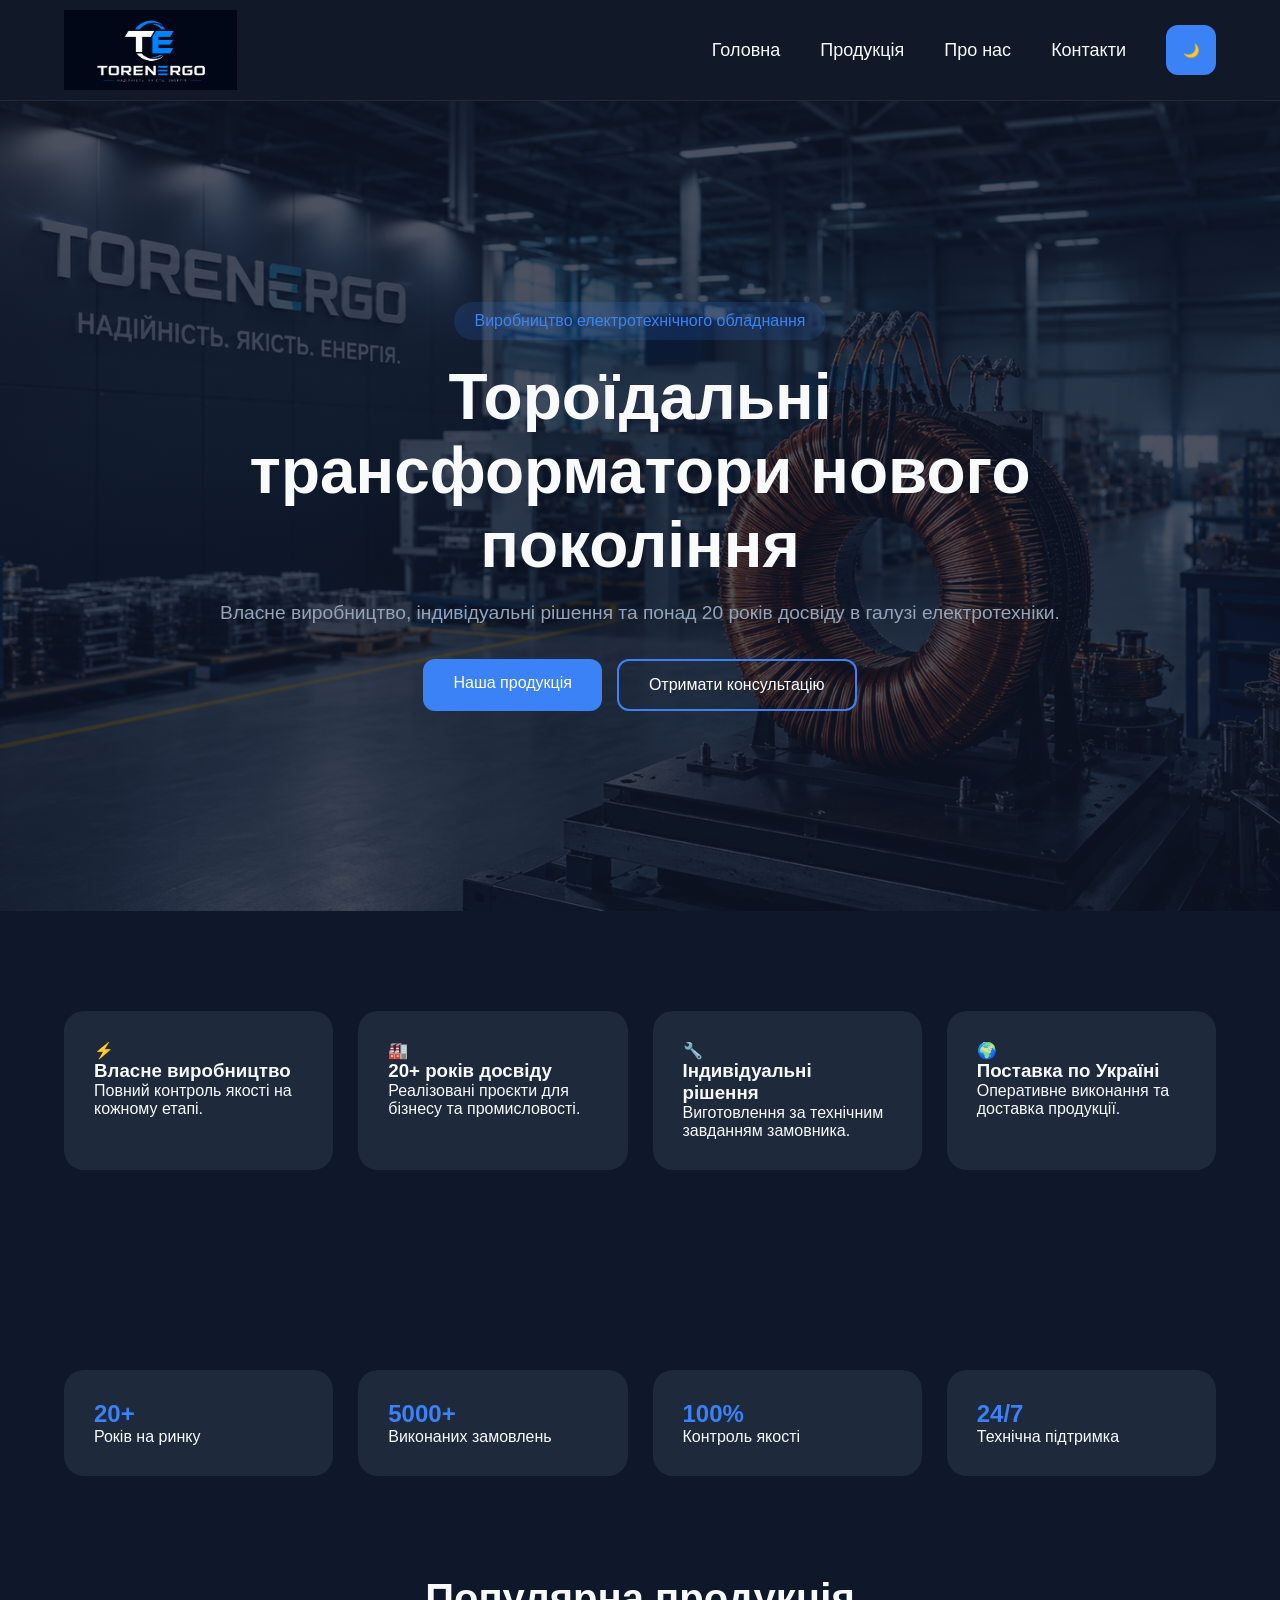
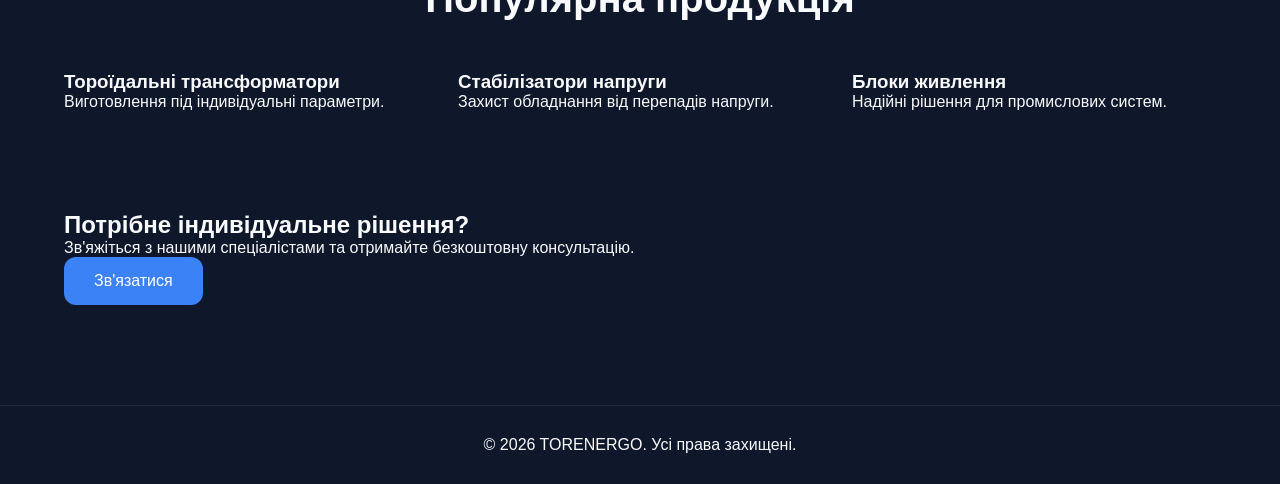
<file: index.html>
<!DOCTYPE html>

<html lang="uk">
<head>
    <meta charset="UTF-8">
    <meta name="viewport" content="width=device-width, initial-scale=1.0">
    <title>TORENERGO — Тороїдальні трансформатори</title>


    <link rel="stylesheet" href="style.css">


</head>
<body>

<header>
    <div class="container">


        <nav>

            <div class="logo">
                <img src="images/logo.png" alt="TORENERGO">
            </div>

            <div class="menu">

                <a href="index.html">Головна</a>
                <a href="products.html">Продукція</a>
                <a href="about.html">Про нас</a>
                <a href="contacts.html">Контакти</a>

                <button id="themeToggle" class="theme-btn">
                    🌙
                </button>

            </div>

        </nav>

    </div>


</header>

<section class="hero">


    <div class="hero-content">

    <span class="hero-tag">
        Виробництво електротехнічного обладнання
    </span>

        <h1>
            Тороїдальні трансформатори нового покоління
        </h1>

        <p>
            Власне виробництво, індивідуальні рішення та понад
            20 років досвіду в галузі електротехніки.
        </p>

        <div class="hero-buttons">

            <a href="products.html" class="btn">
                Наша продукція
            </a>

            <a href="contacts.html" class="btn btn-outline">
                Отримати консультацію
            </a>

        </div>

    </div>


</section>

<section class="advantages">


    <div class="container">

        <div class="advantages-grid">

            <div class="advantage-card">
                <div class="advantage-icon">⚡</div>
                <h3>Власне виробництво</h3>
                <p>
                    Повний контроль якості на кожному етапі.
                </p>
            </div>

            <div class="advantage-card">
                <div class="advantage-icon">🏭</div>
                <h3>20+ років досвіду</h3>
                <p>
                    Реалізовані проєкти для бізнесу та промисловості.
                </p>
            </div>

            <div class="advantage-card">
                <div class="advantage-icon">🔧</div>
                <h3>Індивідуальні рішення</h3>
                <p>
                    Виготовлення за технічним завданням замовника.
                </p>
            </div>

            <div class="advantage-card">
                <div class="advantage-icon">🌍</div>
                <h3>Поставка по Україні</h3>
                <p>
                    Оперативне виконання та доставка продукції.
                </p>
            </div>

        </div>

    </div>


</section>

<section class="stats">


    <div class="container">

        <div class="stats-grid">

            <div class="card">
                <h2>20+</h2>
                <p>Років на ринку</p>
            </div>

            <div class="card">
                <h2>5000+</h2>
                <p>Виконаних замовлень</p>
            </div>

            <div class="card">
                <h2>100%</h2>
                <p>Контроль якості</p>
            </div>

            <div class="card">
                <h2>24/7</h2>
                <p>Технічна підтримка</p>
            </div>

        </div>

    </div>


</section>

<section class="preview-products">


    <div class="container">

        <h2 class="section-title">
            Популярна продукція
        </h2>

        <div class="products-grid">

            <div class="product">
                <div class="product-content">
                    <h3>Тороїдальні трансформатори</h3>
                    <p>
                        Виготовлення під індивідуальні параметри.
                    </p>
                </div>
            </div>

            <div class="product">
                <div class="product-content">
                    <h3>Стабілізатори напруги</h3>
                    <p>
                        Захист обладнання від перепадів напруги.
                    </p>
                </div>
            </div>

            <div class="product">
                <div class="product-content">
                    <h3>Блоки живлення</h3>
                    <p>
                        Надійні рішення для промислових систем.
                    </p>
                </div>
            </div>

        </div>

    </div>


</section>

<section class="cta">


    <div class="container">

        <h2>
            Потрібне індивідуальне рішення?
        </h2>

        <p>
            Зв'яжіться з нашими спеціалістами та отримайте
            безкоштовну консультацію.
        </p>

        <a href="contacts.html" class="btn">
            Зв'язатися
        </a>

    </div>


</section>

<footer>
    <p>© 2026 TORENERGO. Усі права захищені.</p>
</footer>

<script src="script.js"></script>

</body>
</html>
</file>
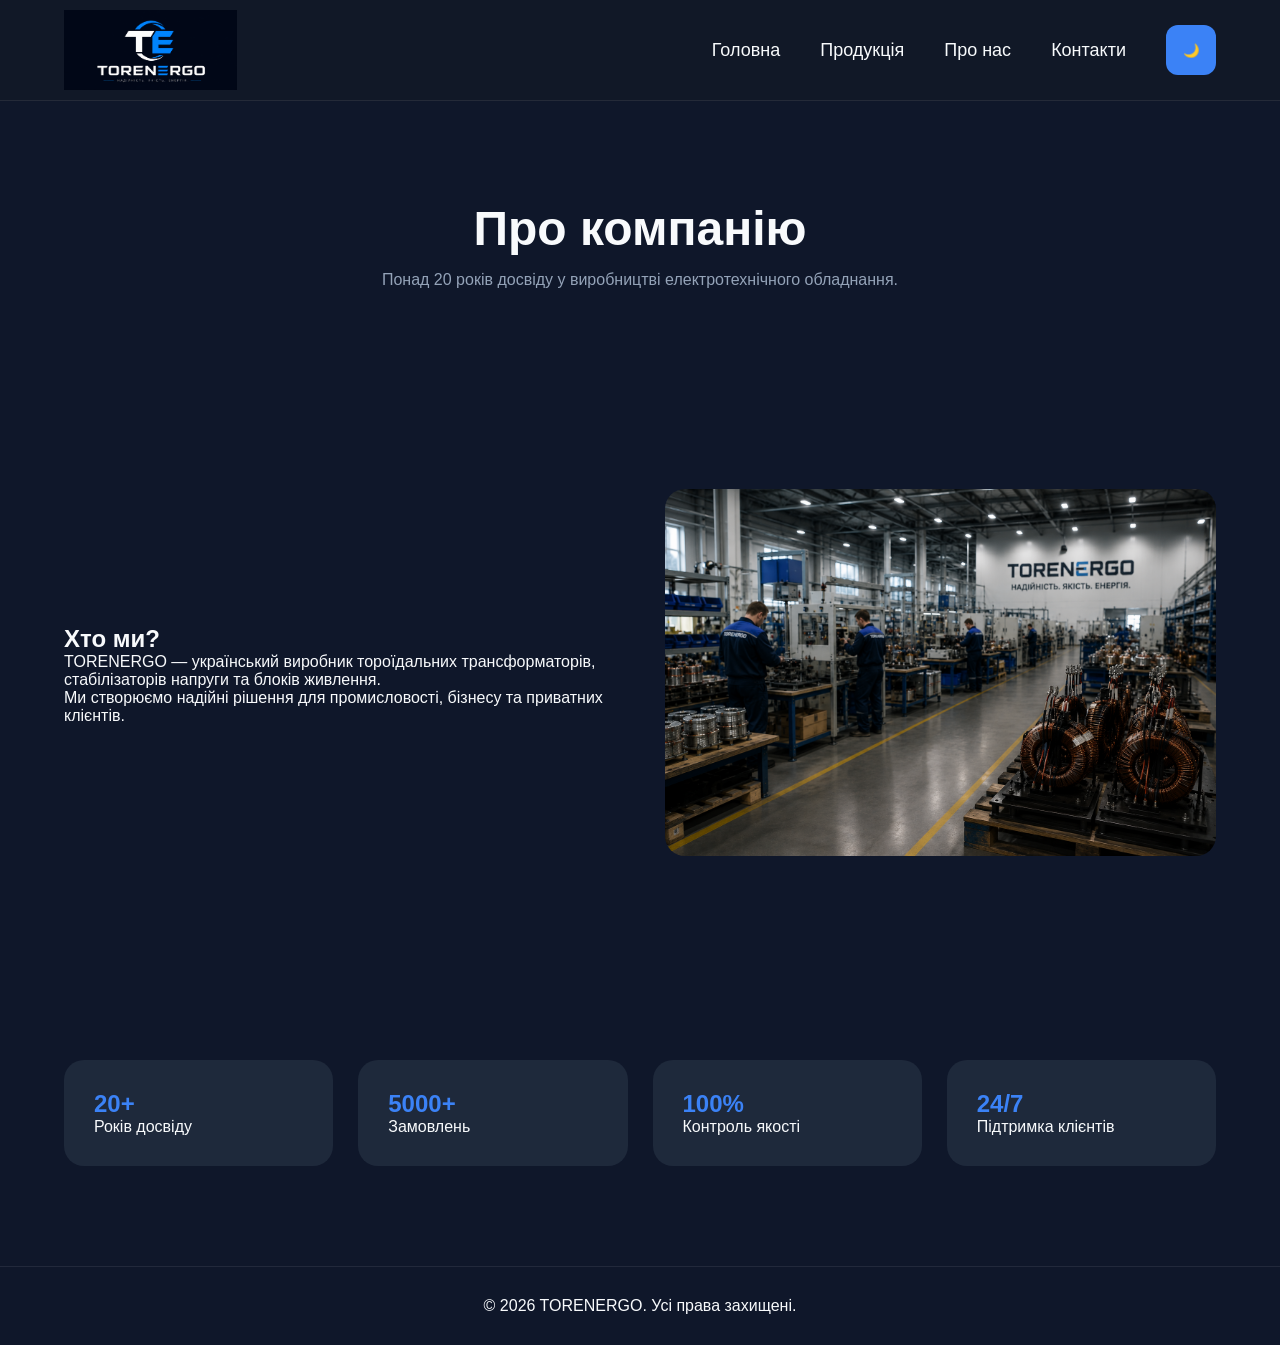
<file: about.html>
﻿<!DOCTYPE html>
<html lang="uk">
<head>
  <meta charset="UTF-8">
  <meta name="viewport" content="width=device-width, initial-scale=1.0">
  <title>TORENERGO - Про нас</title>

  <link rel="stylesheet" href="style.css">
</head>
<body>

<header>
  <div class="container">

    <nav>

      <div class="logo">
        <img src="images/logo.png" alt="TORENERGO">
      </div>

      <div class="menu">

        <a href="index.html">Головна</a>
        <a href="products.html">Продукція</a>
        <a href="about.html">Про нас</a>
        <a href="contacts.html">Контакти</a>

        <button id="themeToggle" class="theme-btn">
          🌙
        </button>

      </div>

    </nav>

  </div>
</header>

<section class="page-header">

  <div class="container">

    <h1>Про компанію</h1>

    <p>
      Понад 20 років досвіду у виробництві електротехнічного обладнання.
    </p>

  </div>

</section>

<section class="company-story">

  <div class="container">

    <div class="story-grid">

      <div class="story-text">

        <h2>Хто ми?</h2>

        <p>
          TORENERGO — український виробник тороїдальних
          трансформаторів, стабілізаторів напруги та блоків живлення.
        </p>

        <p>
          Ми створюємо надійні рішення для промисловості,
          бізнесу та приватних клієнтів.
        </p>

      </div>

      <div class="story-image">
        <img src="images/factory.jpg" alt="Виробництво">
      </div>

    </div>

  </div>

</section>

<section class="stats">

  <div class="container">

    <div class="stats-grid">

      <div class="card">
        <h2>20+</h2>
        <p>Років досвіду</p>
      </div>

      <div class="card">
        <h2>5000+</h2>
        <p>Замовлень</p>
      </div>

      <div class="card">
        <h2>100%</h2>
        <p>Контроль якості</p>
      </div>

      <div class="card">
        <h2>24/7</h2>
        <p>Підтримка клієнтів</p>
      </div>

    </div>

  </div>

</section>

<footer>
  <div class="container">
    <p>© 2026 TORENERGO. Усі права захищені.</p>
  </div>
</footer>
<script src="script.js"></script>
</body>
</html>
</file>
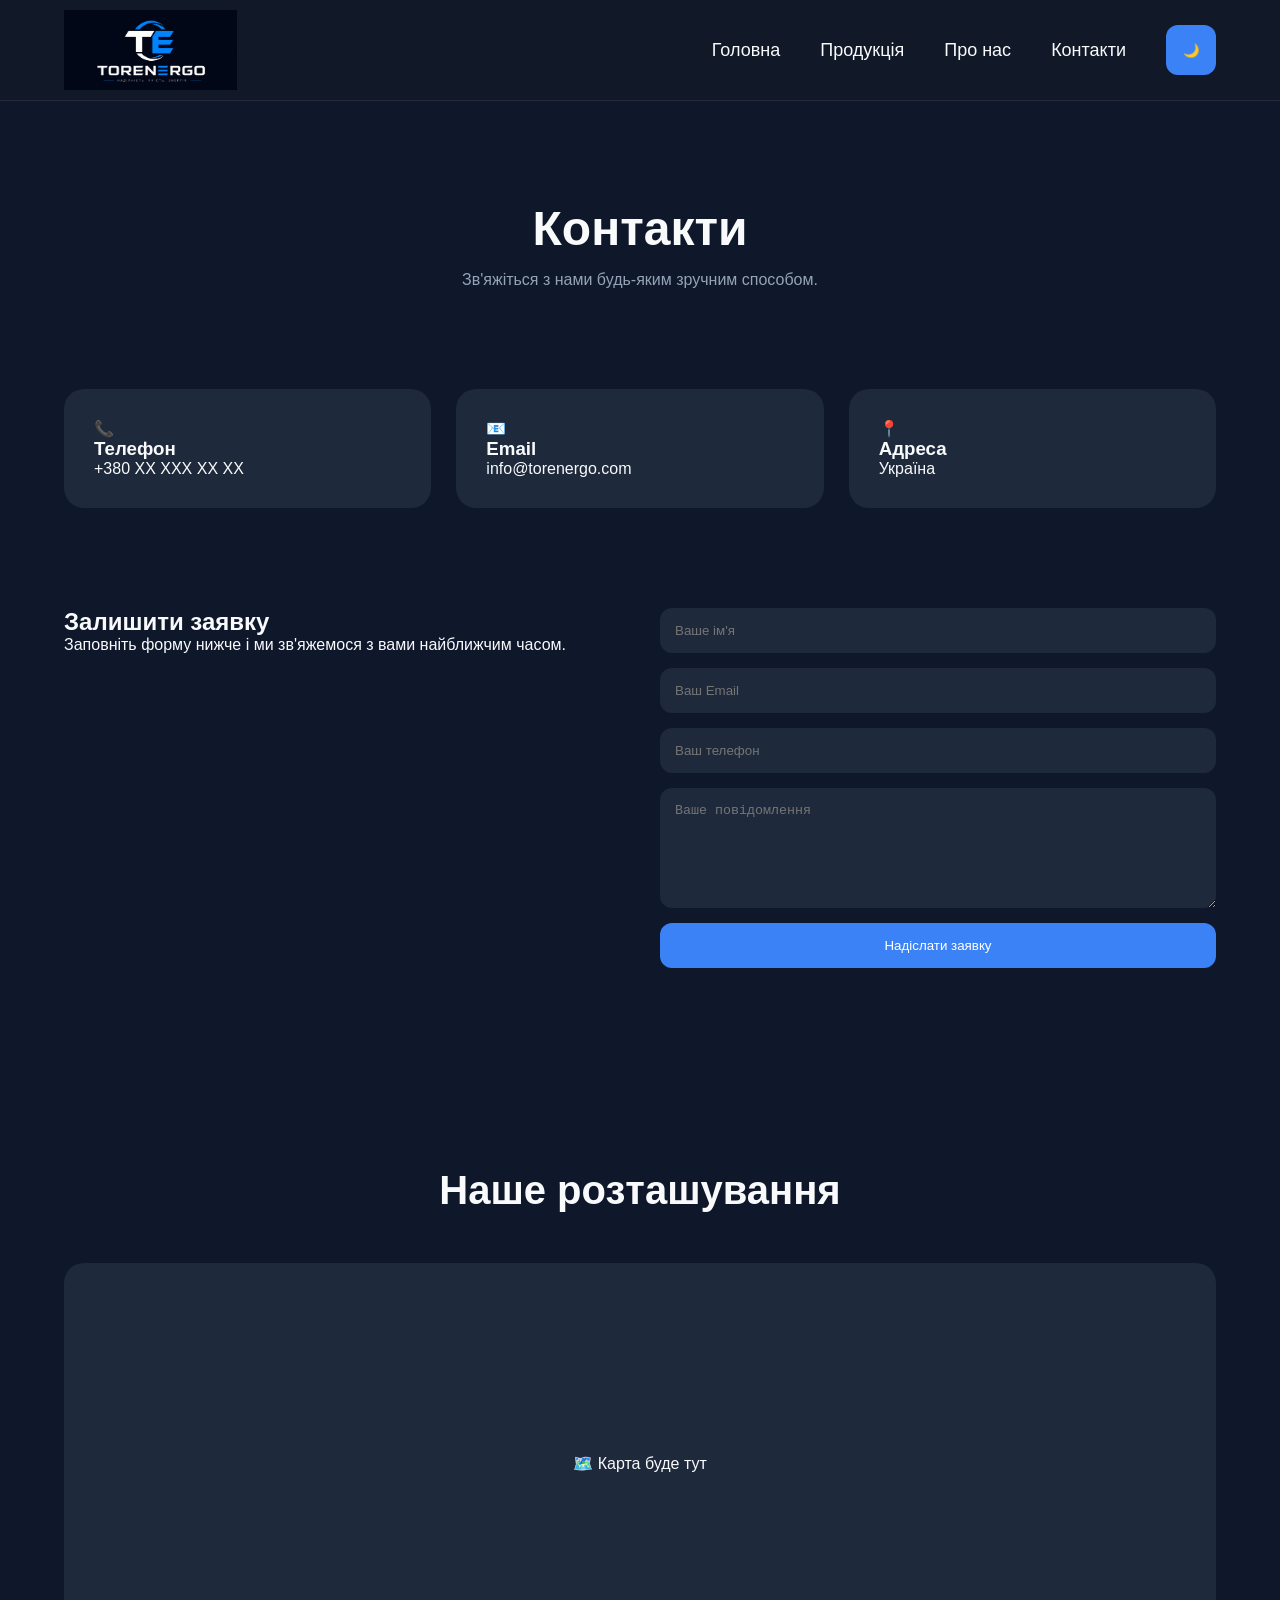
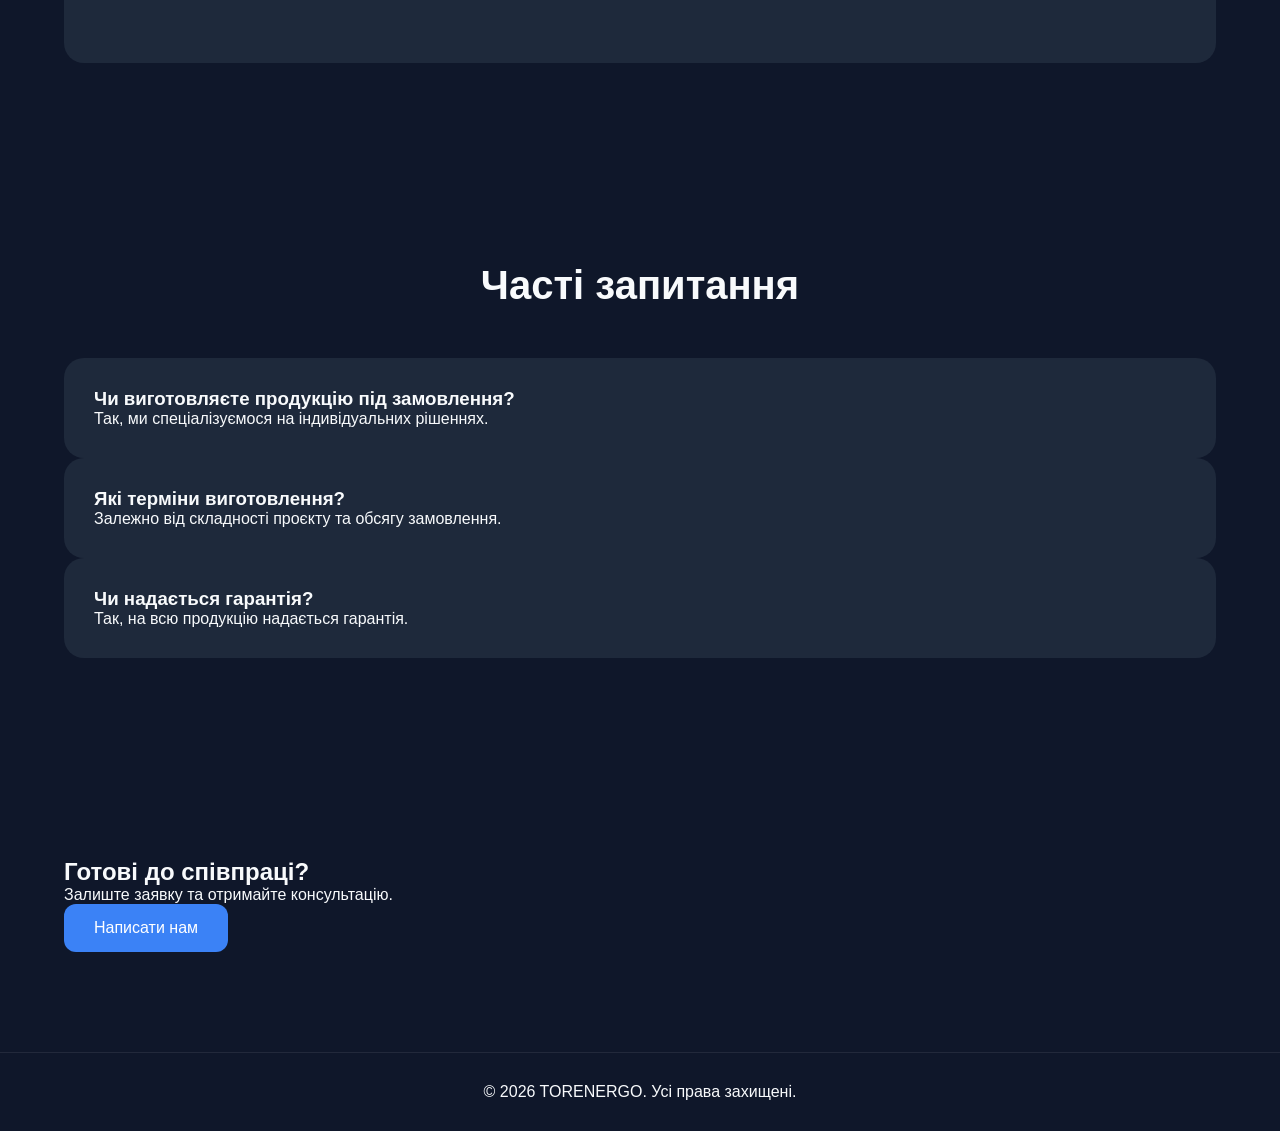
<file: contacts.html>
<!DOCTYPE html>
<html lang="uk">
<head>
  <meta charset="UTF-8">
  <meta name="viewport" content="width=device-width, initial-scale=1.0">
  <title>TORENERGO - Контакти</title>

  <link rel="stylesheet" href="style.css">
</head>
<body>

<header>

  <div class="container">

    <nav>

      <div class="logo">
        <img src="images/logo.png" alt="TORENERGO">
      </div>

      <div class="menu">

        <a href="index.html">Головна</a>
        <a href="products.html">Продукція</a>
        <a href="about.html">Про нас</a>
        <a href="contacts.html">Контакти</a>

        <button id="themeToggle" class="theme-btn">
          🌙
        </button>

      </div>

    </nav>

  </div>

</header>

<section class="page-header">

  <div class="container">

    <h1>Контакти</h1>

    <p>
      Зв'яжіться з нами будь-яким зручним способом.
    </p>

  </div>

</section>

<section class="contact-info">

  <div class="container">

    <div class="contact-grid">

      <div class="contact-card">

        <div class="contact-icon">
          📞
        </div>

        <h3>Телефон</h3>

        <p>
          +380 XX XXX XX XX
        </p>

      </div>

      <div class="contact-card">

        <div class="contact-icon">
          📧
        </div>

        <h3>Email</h3>

        <p>
          info@torenergo.com
        </p>

      </div>

      <div class="contact-card">

        <div class="contact-icon">
          📍
        </div>

        <h3>Адреса</h3>

        <p>
          Україна
        </p>

      </div>

    </div>

  </div>

</section>

<section class="contact-form-section">

  <div class="container">

    <div class="contact-layout">

      <div class="contact-text">

        <h2>
          Залишити заявку
        </h2>

        <p>
          Заповніть форму нижче і ми зв'яжемося
          з вами найближчим часом.
        </p>

      </div>

      <form class="contact-form">

        <input
                type="text"
                placeholder="Ваше ім'я"
                required
        >

        <input
                type="email"
                placeholder="Ваш Email"
                required
        >

        <input
                type="tel"
                placeholder="Ваш телефон"
        >

        <textarea
                rows="6"
                placeholder="Ваше повідомлення"
                required
        ></textarea>

        <button type="submit">
          Надіслати заявку
        </button>

      </form>

    </div>

  </div>

</section>

<section class="map-section">

  <div class="container">

    <h2 class="section-title">
      Наше розташування
    </h2>

    <div class="map-placeholder">

      🗺️ Карта буде тут

    </div>

  </div>

</section>

<section class="faq">

  <div class="container">

    <h2 class="section-title">
      Часті запитання
    </h2>

    <div class="faq-item">

      <h3>
        Чи виготовляєте продукцію під замовлення?
      </h3>

      <p>
        Так, ми спеціалізуємося на індивідуальних рішеннях.
      </p>

    </div>

    <div class="faq-item">

      <h3>
        Які терміни виготовлення?
      </h3>

      <p>
        Залежно від складності проєкту та обсягу замовлення.
      </p>

    </div>

    <div class="faq-item">

      <h3>
        Чи надається гарантія?
      </h3>

      <p>
        Так, на всю продукцію надається гарантія.
      </p>

    </div>

  </div>

</section>

<section class="cta">

  <div class="container">

    <h2>
      Готові до співпраці?
    </h2>

    <p>
      Залиште заявку та отримайте консультацію.
    </p>

    <a
            href="mailto:info@torenergo.com"
            class="btn"
    >
      Написати нам
    </a>

  </div>

</section>

<footer>

  <div class="container">

    <p>
      © 2026 TORENERGO. Усі права захищені.
    </p>

  </div>

</footer>
<script src="script.js"></script>
</body>
</html>
</file>
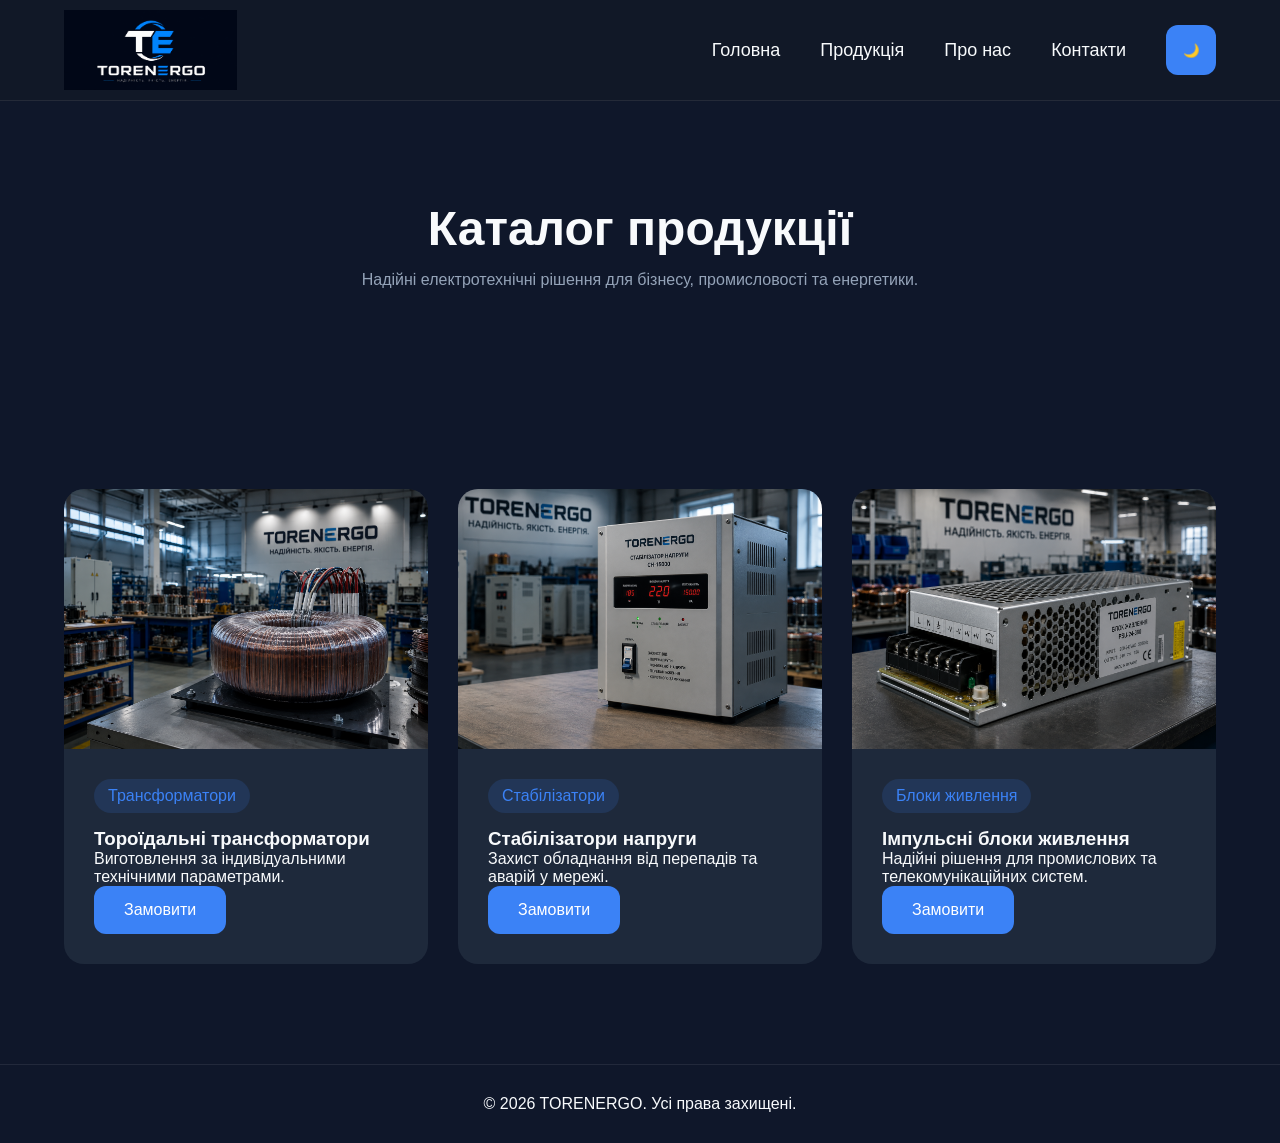
<file: products.html>
<!DOCTYPE html>

<html lang="uk">
<head>
  <meta charset="UTF-8">
  <meta name="viewport" content="width=device-width, initial-scale=1.0">
  <title>TORENERGO - Продукція</title>


  <link rel="stylesheet" href="style.css">


</head>

<body>

<header>
  <div class="container">


    <nav>

      <div class="logo">
        <img src="images/logo.png" alt="TORENERGO">
      </div>

      <div class="menu">

        <a href="index.html">Головна</a>
        <a href="products.html">Продукція</a>
        <a href="about.html">Про нас</a>
        <a href="contacts.html">Контакти</a>

        <button id="themeToggle" class="theme-btn">
          🌙
        </button>

      </div>

    </nav>

  </div>


</header>

<section class="page-header">


  <div class="container">

    <h1>Каталог продукції</h1>

    <p>
      Надійні електротехнічні рішення для бізнесу,
      промисловості та енергетики.
    </p>

  </div>


</section>

<section class="products">


  <div class="container">

    <div class="products-grid">

      <div class="product-card">

        <div class="product-image">
          <img src="images/transformer.jpg" alt="Трансформатор">
        </div>

        <div class="product-info">

                <span class="product-category">
                    Трансформатори
                </span>

          <h3>
            Тороїдальні трансформатори
          </h3>

          <p>
            Виготовлення за індивідуальними
            технічними параметрами.
          </p>

          <a href="contacts.html" class="btn">
            Замовити
          </a>

        </div>

      </div>

      <div class="product-card">

        <div class="product-image">
          <img src="images/stabilizer.jpg" alt="Стабілізатор">
        </div>

        <div class="product-info">

                <span class="product-category">
                    Стабілізатори
                </span>

          <h3>
            Стабілізатори напруги
          </h3>

          <p>
            Захист обладнання від перепадів
            та аварій у мережі.
          </p>

          <a href="contacts.html" class="btn">
            Замовити
          </a>

        </div>

      </div>

      <div class="product-card">

        <div class="product-image">
          <img src="images/power-supply.jpg" alt="Блок живлення">
        </div>

        <div class="product-info">

                <span class="product-category">
                    Блоки живлення
                </span>

          <h3>
            Імпульсні блоки живлення
          </h3>

          <p>
            Надійні рішення для промислових
            та телекомунікаційних систем.
          </p>

          <a href="contacts.html" class="btn">
            Замовити
          </a>

        </div>

      </div>

    </div>

  </div>


</section>

<footer>


  <div class="container">
    <p>
      © 2026 TORENERGO. Усі права захищені.
    </p>
  </div>


</footer>
<script src="script.js"></script>
</body>
</html>
</file>
<file: style.css>
:root{
  --bg:#0f172a;
  --bg-secondary:#111827;
  --card:#1e293b;
  --text:#f8fafc;
  --text-secondary:#94a3b8;
  --accent:#3b82f6;
  --accent-hover:#2563eb;
  --hero-overlay:rgba(15,23,42,.75);
}

.light-theme{
  --bg:#ffffff;
  --bg-secondary:#f8fafc;
  --card:#ffffff;
  --text:#0f172a;
  --text-secondary:#64748b;
  --accent:#2563eb;
  --accent-hover:#1d4ed8;
  --hero-overlay:rgba(255,255,255,.15);
}

*{margin:0;padding:0;box-sizing:border-box}
html{scroll-behavior:smooth}

body{
  font-family:"Segoe UI",sans-serif;
  background:var(--bg);
  color:var(--text);
  transition:.3s;
}

.container{width:90%;max-width:1200px;margin:auto}

header{
  position:sticky;
  top:0;
  z-index:1000;
  background:var(--bg-secondary);
  backdrop-filter:blur(12px);
  border-bottom:1px solid rgba(255,255,255,.08);
}

nav{
  display:flex;
  justify-content:space-between;
  align-items:center;
  height:100px;
}

.logo img{height:80px;width:auto;display:block}

.menu{display:flex;align-items:center;gap:40px}

.menu a{
  text-decoration:none;
  color:var(--text);
  font-size:18px;
  position:relative;
}

.menu a:hover{color:var(--accent)}

.menu a::after{
  content:"";
  position:absolute;
  left:0;
  bottom:-8px;
  width:0;
  height:2px;
  background:var(--accent);
  transition:.3s;
}

.menu a:hover::after{width:100%}

.theme-btn{
  width:50px;height:50px;
  border:none;border-radius:12px;
  background:var(--accent);
  color:#fff;cursor:pointer;
}

.hero{
  min-height:90vh;
  background:
    linear-gradient(var(--hero-overlay),var(--hero-overlay)),
    url("images/hero-bg.jpg");
  background-size:cover;
  background-position:center;
  display:flex;
  justify-content:center;
  align-items:center;
  text-align:center;
}

.hero-content{max-width:850px}

.hero-tag{
  display:inline-block;
  padding:10px 20px;
  border-radius:30px;
  background:rgba(59,130,246,.15);
  color:var(--accent);
  margin-bottom:20px;
}

.hero h1{font-size:4rem;margin-bottom:20px}
.hero p{font-size:1.2rem;color:var(--text-secondary);margin-bottom:35px}

.hero-buttons{display:flex;justify-content:center;gap:15px;flex-wrap:wrap}

.btn{
  display:inline-block;
  padding:15px 30px;
  border-radius:12px;
  text-decoration:none;
  background:var(--accent);
  color:#fff;
}

.btn:hover{background:var(--accent-hover)}
.btn-outline{background:transparent;border:2px solid var(--accent)}

.page-header{text-align:center;padding:100px 0}
.page-header h1{font-size:3rem;margin-bottom:15px}
.page-header p{color:var(--text-secondary);max-width:700px;margin:auto}

.section-title{text-align:center;margin-bottom:50px;font-size:2.5rem}

.advantages,.stats,.products,.company-story,.timeline,.faq,.map-section,.contact-form-section,.cta{
  padding:100px 0;
}

.advantages-grid,.stats-grid,.contact-grid{
  display:grid;
  grid-template-columns:repeat(auto-fit,minmax(250px,1fr));
  gap:25px;
}

.card,.advantage-card,.contact-card,.faq-item,.timeline-item{
  background:var(--card);
  border-radius:20px;
  padding:30px;
}

.card h2,.year{color:var(--accent)}

.products-grid{
  display:grid;
  grid-template-columns:repeat(auto-fit,minmax(320px,1fr));
  gap:30px;
}

.product-card{
  background:var(--card);
  border-radius:20px;
  overflow:hidden;
}

.product-image{height:260px;overflow:hidden}
.product-image img{
  width:100%;height:100%;
  object-fit:cover;
  transition:.5s;
}

.product-card:hover img{transform:scale(1.08)}
.product-info{padding:30px}

.product-category{
  display:inline-block;
  padding:8px 14px;
  border-radius:20px;
  background:rgba(59,130,246,.15);
  color:var(--accent);
  margin-bottom:15px;
}

.story-grid{
  display:grid;
  grid-template-columns:1fr 1fr;
  gap:50px;
  align-items:center;
}

.story-image img{
  width:100%;
  border-radius:20px;
}

.contact-layout{
  display:grid;
  grid-template-columns:1fr 1fr;
  gap:40px;
}

.contact-form{
  display:flex;
  flex-direction:column;
  gap:15px;
}

.contact-form input,
.contact-form textarea{
  padding:15px;
  border:none;
  border-radius:12px;
  background:var(--card);
  color:var(--text);
}

.contact-form button{
  padding:15px;
  border:none;
  border-radius:12px;
  background:var(--accent);
  color:#fff;
}

.map-placeholder{
  height:400px;
  background:var(--card);
  border-radius:20px;
  display:flex;
  justify-content:center;
  align-items:center;
}

footer{
  text-align:center;
  padding:30px;
  border-top:1px solid rgba(255,255,255,.08);
}

@media(max-width:768px){
  nav{height:auto;flex-direction:column;gap:20px;padding:20px 0}
  .logo img{height:65px}
  .menu{gap:20px;flex-wrap:wrap;justify-content:center}
  .story-grid,.contact-layout{grid-template-columns:1fr}
  .hero h1{font-size:2.5rem}
}
/* =========================
   MOBILE
========================= */

@media (max-width: 768px){

    .container{
        width:95%;
    }

    nav{
        flex-direction:column;
        height:auto;
        padding:15px 0;
        gap:15px;
    }

    .logo img{
        height:55px;
    }

    .menu{
        flex-wrap:wrap;
        justify-content:center;
        gap:15px;
    }

    .menu a{
        font-size:16px;
    }

    .theme-btn{
        width:42px;
        height:42px;
    }

    .hero{
        padding:40px 15px;
        min-height:75vh;
    }

    .hero h1{
        font-size:2rem;
        line-height:1.2;
    }

    .hero p{
        font-size:1rem;
    }

    .hero-buttons{
        flex-direction:column;
        align-items:center;
    }

    .btn{
        width:100%;
        max-width:300px;
        text-align:center;
    }

    .page-header{
        padding:60px 0;
    }

    .page-header h1{
        font-size:2rem;
    }

    .section-title{
        font-size:1.8rem;
    }

    .story-grid,
    .contact-layout{
        grid-template-columns:1fr;
    }

    .stats-grid,
    .advantages-grid,
    .products-grid,
    .contact-grid{
        grid-template-columns:1fr;
    }

    .product-image{
        height:220px;
    }

    .card,
    .advantage-card,
    .product-card,
    .contact-card{
        width:100%;
    }

    .contact-form input,
    .contact-form textarea{
        width:100%;
    }

    .map-placeholder{
        height:250px;
        font-size:1.5rem;
    }

}
</file>
